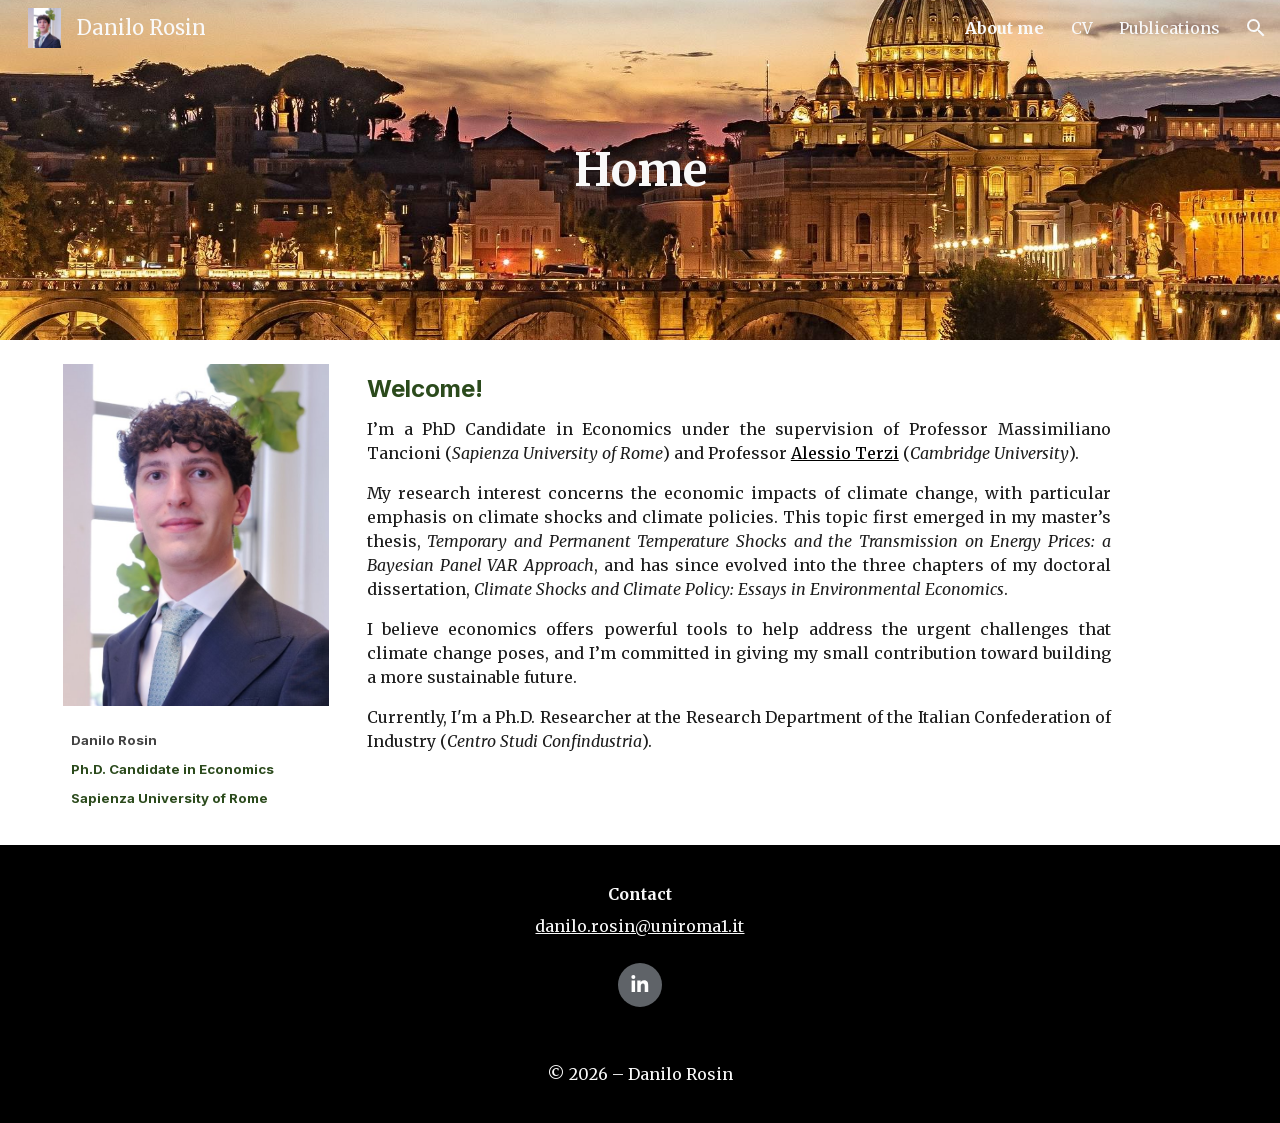
<file: index.html>
<!doctype html>
<html lang="en">
<head>
  <meta charset="utf-8">
  <meta name="viewport" content="width=device-width, initial-scale=1">
  <meta name="google-site-verification" content="QguxLpLRwYwWSME24dd6Rixbc5542R2RY1hHJKzCcx8">
  <title>Danilo Rosin</title>
  <meta name="description" content="I’m a PhD Candidate in Economics and my research interest concerns the economic impacts of climate change, with particular emphasis on climate shocks and climate policies.">
  <link rel="canonical" href="https://danilorosin.github.io/">
  <meta property="og:type" content="profile">
  <meta property="og:site_name" content="Danilo Rosin">
  <meta property="og:title" content="Danilo Rosin">
  <meta property="og:description" content="I’m a PhD Candidate in Economics and my research interest concerns the economic impacts of climate change, with particular emphasis on climate shocks and climate policies.">
  <meta property="og:url" content="https://danilorosin.github.io/">
  <meta property="og:image" content="https://danilorosin.github.io/images/profile.jpg">
  <meta property="og:image:width" content="600">
  <meta property="og:image:height" content="771">
  <meta property="og:image:alt" content="Danilo Rosin">
  <meta name="twitter:card" content="summary">
  <meta name="author" content="Danilo Rosin">
  <meta name="robots" content="index, follow, max-image-preview:large">
  <script type="application/ld+json">
  {
    "@context": "https://schema.org",
    "@graph": [
      {
        "@type": "WebSite",
        "@id": "https://danilorosin.github.io/#website",
        "url": "https://danilorosin.github.io/",
        "name": "Danilo Rosin",
        "alternateName": "danilorosin.github.io",
        "inLanguage": "en"
      },
      {
        "@type": "ProfilePage",
        "@id": "https://danilorosin.github.io/#profilepage",
        "url": "https://danilorosin.github.io/",
        "name": "Danilo Rosin",
        "isPartOf": { "@id": "https://danilorosin.github.io/#website" },
        "mainEntity": { "@id": "https://danilorosin.github.io/#person" },
        "primaryImageOfPage": { "@id": "https://danilorosin.github.io/#photo" }
      },
      {
        "@type": "ImageObject",
        "@id": "https://danilorosin.github.io/#photo",
        "url": "https://danilorosin.github.io/images/profile.jpg",
        "contentUrl": "https://danilorosin.github.io/images/profile.jpg",
        "width": 600,
        "height": 771,
        "caption": "Danilo Rosin"
      },
      {
        "@type": "Person",
        "@id": "https://danilorosin.github.io/#person",
        "name": "Danilo Rosin",
        "givenName": "Danilo",
        "familyName": "Rosin",
        "url": "https://danilorosin.github.io/",
        "image": { "@id": "https://danilorosin.github.io/#photo" },
        "email": "mailto:danilo.rosin@uniroma1.it",
        "jobTitle": "Ph.D. Candidate in Economics",
        "description": "Ph.D. Candidate in Economics at Sapienza University of Rome, working on the economic impacts of climate change, climate shocks and climate policy.",
        "affiliation": [
          { "@type": "CollegeOrUniversity", "name": "Sapienza University of Rome" },
          { "@type": "Organization", "name": "Centro Studi Confindustria" },
          { "@type": "Organization", "name": "Bennett School of Public Policy, University of Cambridge" }
        ],
        "alumniOf": [
          { "@type": "CollegeOrUniversity", "name": "Sapienza University of Rome" },
          { "@type": "CollegeOrUniversity", "name": "University of Milan" }
        ],
        "knowsAbout": ["Environmental economics", "Climate change economics", "Climate shocks", "Climate policy", "EU ETS"],
        "sameAs": [
          "https://www.linkedin.com/in/danilo-rosin/",
          "https://phd.uniroma1.it/web/DANILO-ROSIN_nP2011705_EN.aspx",
          "https://phd.uniroma1.it/web/DANILO-ROSIN_nP2011705_IT.aspx",
          "https://danilorosin.github.io/CV/"
        ]
      }
    ]
  }
  </script>
  <link rel="icon" href="images/avatar.jpg">
  <link rel="preload" href="fonts/merriweather.woff2" as="font" type="font/woff2" crossorigin>
  <link rel="stylesheet" href="style.css">
</head>
<body>

  <!-- ===== Header (same on every page) ===== -->
  <header class="site-header">
    <button class="menu-toggle" aria-label="Menu" aria-expanded="false"><svg viewBox="0 0 24 24" aria-hidden="true"><path d="M3 18h18v-2H3v2zm0-5h18v-2H3v2zm0-7v2h18V6H3z"/></svg></button>
    <a class="brand" href="./"><img src="images/avatar.jpg" alt=""><span>Danilo Rosin</span></a>
    <nav class="site-nav" aria-label="Main">
      <ul><li><a href="./" aria-current="page">About me</a></li><li><a href="cv.html">CV</a></li><li><a href="publications.html">Publications</a></li></ul>
    </nav>
    <button class="icon-btn search-btn" aria-label="Search this site"><svg viewBox="0 0 24 24" aria-hidden="true"><path d="M15.5 14h-.79l-.28-.27A6.47 6.47 0 0 0 16 9.5 6.5 6.5 0 1 0 9.5 16c1.61 0 3.09-.59 4.23-1.57l.27.28v.79l5 4.99L20.49 19l-4.99-5zm-6 0C7.01 14 5 11.99 5 9.5S7.01 5 9.5 5 14 7.01 14 9.5 11.99 14 9.5 14z"/></svg></button>
  </header>
  <div class="nav-scrim"></div>
  <div class="search-bar" role="search">
    <button class="icon-btn search-close" aria-label="Close search"><svg viewBox="0 0 24 24" aria-hidden="true"><path d="M20 11H7.83l5.59-5.59L12 4l-8 8 8 8 1.41-1.41L7.83 13H20v-2z"/></svg></button>
    <input type="text" placeholder="Search this site" aria-label="Search this site">
    <button class="icon-btn search-clear" aria-label="Clear search"><svg viewBox="0 0 24 24" aria-hidden="true"><path d="M19 6.41 17.59 5 12 10.59 6.41 5 5 6.41 10.59 12 5 17.59 6.41 19 12 13.41 17.59 19 19 17.59 13.41 12z"/></svg></button>
  </div>
  <div class="search-results" aria-live="polite"></div>

  <!-- ===== Banner ===== -->
  <section class="banner banner--home">
    <div class="grid">
      <div class="col col-12"><div class="tile"><p class="banner-title">Home</p></div></div>
    </div>
  </section>

  <main>
    <section class="row">
      <div class="grid">
        <div class="col col-3 home-photo-col">
          <img class="photo" src="images/profile.jpg" alt="Danilo Rosin" width="600" height="771">
          <div class="caption">
            <h1><span class="name">Danilo Rosin</span><br><span>Ph.D. Candidate in Economics</span><br><span>Sapienza University of Rome</span></h1>
          </div>
        </div>
        <div class="col col-8">
          <div class="tile text justify">
            <h2><span>Welcome!</span></h2>
            <p>I’m a PhD Candidate in Economics under the supervision of Professor Massimiliano Tancioni (<em>Sapienza University of Rome</em>) and Professor <a class="plain" href="https://www.alessioterzi.eu/home" target="_blank" rel="noopener">Alessio Terzi</a> (<em>Cambridge University</em>).</p>
            <p>My research interest concerns the economic impacts of climate change, with particular emphasis on climate shocks and climate policies. This topic first emerged in my master’s thesis, <em>Temporary and Permanent Temperature Shocks and the Transmission on Energy Prices: a Bayesian Panel VAR Approach</em>, and has since evolved into the three chapters of my doctoral dissertation, <em>Climate Shocks and Climate Policy: Essays in Environmental Economics</em>.</p>
            <p>I believe economics offers powerful tools to help address the urgent challenges that climate change poses, and I’m committed in giving my small contribution toward building a more sustainable future.</p>
            <p>Currently, I'm a Ph.D. Researcher at the Research Department of the Italian Confederation of Industry (<em>Centro Studi Confindustria</em>).</p>
          </div>
        </div>
      </div>
    </section>
  </main>

  <!-- ===== Footer (same on every page) ===== -->
  <footer class="site-footer">
    <div class="grid">
      <div class="col col-4 offset-4">
        <div class="foot-contact">
          <p class="label">Contact</p>
          <p class="email"><a href="mailto:danilo.rosin@uniroma1.it">danilo.rosin@uniroma1.it</a></p>
        </div>
        <div class="foot-social">
          <a class="social" href="https://www.linkedin.com/in/danilo-rosin/" target="_blank" rel="noopener" aria-label="LinkedIn"><span><svg viewBox="0 0 44 44" aria-hidden="true"><path fill="#fff" d="M13.6 17.6h3.5v11.3h-3.5zm1.75-5.6a2 2 0 1 1 0 4.05 2 2 0 0 1 0-4.05zM19.3 17.6h3.35v1.55h.05c.47-.88 1.61-1.83 3.32-1.83 3.55 0 4.2 2.34 4.2 5.37v6.21h-3.5v-5.5c0-1.31-.02-3-1.83-3-1.83 0-2.11 1.43-2.11 2.91v5.59h-3.48z"/></svg></span></a>
        </div>
        <div class="foot-copy">
          <p>© 2026 – Danilo Rosin</p>
        </div>
      </div>
    </div>
  </footer>

  <script src="script.js"></script>
</body>
</html>
</file>
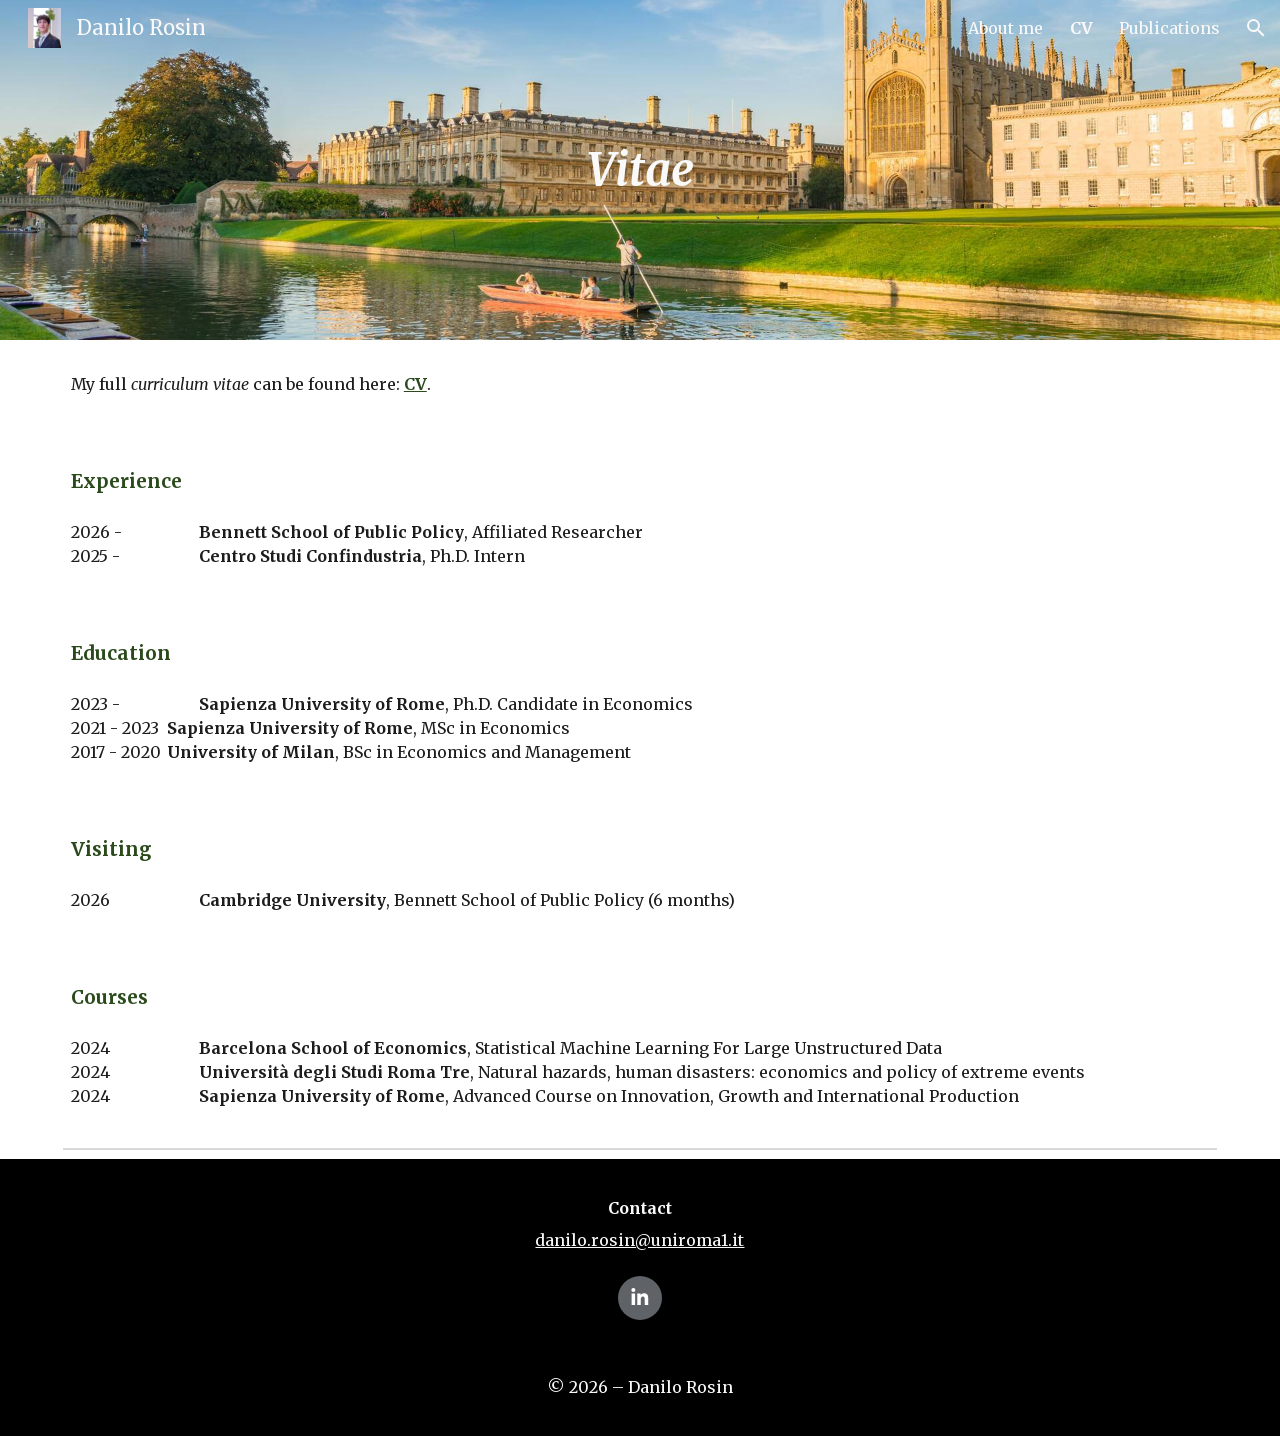
<file: cv.html>
<!doctype html>
<html lang="en">
<head>
  <meta charset="utf-8">
  <meta name="viewport" content="width=device-width, initial-scale=1">
  <meta name="google-site-verification" content="QguxLpLRwYwWSME24dd6Rixbc5542R2RY1hHJKzCcx8">
  <title>Danilo Rosin - CV</title>
  <meta name="description" content="Curriculum vitae of Danilo Rosin">
  <link rel="canonical" href="https://danilorosin.github.io/cv.html">
  <meta property="og:type" content="website">
  <meta property="og:site_name" content="Danilo Rosin">
  <meta property="og:title" content="Danilo Rosin - CV">
  <meta property="og:description" content="Curriculum vitae of Danilo Rosin">
  <meta property="og:url" content="https://danilorosin.github.io/cv.html">
  <meta property="og:image" content="https://danilorosin.github.io/images/profile.jpg">
  <meta property="og:image:width" content="600">
  <meta property="og:image:height" content="771">
  <meta property="og:image:alt" content="Danilo Rosin">
  <meta name="twitter:card" content="summary">
  <meta name="author" content="Danilo Rosin">
  <meta name="robots" content="index, follow, max-image-preview:large">
  <link rel="icon" href="images/avatar.jpg">
  <link rel="preload" href="fonts/merriweather.woff2" as="font" type="font/woff2" crossorigin>
  <link rel="stylesheet" href="style.css">
</head>
<body>

  <!-- ===== Header (same on every page) ===== -->
  <header class="site-header">
    <button class="menu-toggle" aria-label="Menu" aria-expanded="false"><svg viewBox="0 0 24 24" aria-hidden="true"><path d="M3 18h18v-2H3v2zm0-5h18v-2H3v2zm0-7v2h18V6H3z"/></svg></button>
    <a class="brand" href="./"><img src="images/avatar.jpg" alt=""><span>Danilo Rosin</span></a>
    <nav class="site-nav" aria-label="Main">
      <ul><li><a href="./">About me</a></li><li><a href="cv.html" aria-current="page">CV</a></li><li><a href="publications.html">Publications</a></li></ul>
    </nav>
    <button class="icon-btn search-btn" aria-label="Search this site"><svg viewBox="0 0 24 24" aria-hidden="true"><path d="M15.5 14h-.79l-.28-.27A6.47 6.47 0 0 0 16 9.5 6.5 6.5 0 1 0 9.5 16c1.61 0 3.09-.59 4.23-1.57l.27.28v.79l5 4.99L20.49 19l-4.99-5zm-6 0C7.01 14 5 11.99 5 9.5S7.01 5 9.5 5 14 7.01 14 9.5 11.99 14 9.5 14z"/></svg></button>
  </header>
  <div class="nav-scrim"></div>
  <div class="search-bar" role="search">
    <button class="icon-btn search-close" aria-label="Close search"><svg viewBox="0 0 24 24" aria-hidden="true"><path d="M20 11H7.83l5.59-5.59L12 4l-8 8 8 8 1.41-1.41L7.83 13H20v-2z"/></svg></button>
    <input type="text" placeholder="Search this site" aria-label="Search this site">
    <button class="icon-btn search-clear" aria-label="Clear search"><svg viewBox="0 0 24 24" aria-hidden="true"><path d="M19 6.41 17.59 5 12 10.59 6.41 5 5 6.41 10.59 12 5 17.59 6.41 19 12 13.41 17.59 19 19 17.59 13.41 12z"/></svg></button>
  </div>
  <div class="search-results" aria-live="polite"></div>

  <!-- ===== Banner ===== -->
  <section class="banner banner--cv">
    <div class="grid">
      <div class="col col-12"><div class="tile"><h1><em>Vitae</em></h1></div></div>
    </div>
  </section>

  <main>
    <section class="row">
      <div class="grid">
        <div class="col col-12">
          <div class="tile text">
            <p>My full <em>curriculum vitae</em> can be found here: <a class="cv-link" href="https://danilorosin.github.io/CV/">CV</a>. </p>

            <h1><span>Experience</span></h1>
            <!-- One line per entry: date, tab(s), institution in bold, then the role. Lines are separated by <br>. -->
            <p>2026 -<span class="tab">	</span><span class="tab">	</span><span class="tab">	</span><strong>Bennett School of Public Policy</strong>, Affiliated Researcher<br>
2025 -<span class="tab">	</span><span class="tab">	</span><span class="tab">	</span><strong>Centro Studi Confindustria</strong>, Ph.D. Intern</p>

            <h1><span>Education</span></h1>
            <p>2023 - <span class="tab">	</span><span class="tab">	</span><span class="tab">	</span><strong>Sapienza University of Rome</strong>, Ph.D. Candidate in Economics<br>
2021 - 2023<span class="tab">	</span><strong>Sapienza University of Rome</strong>, MSc in Economics<br>
2017 - 2020<span class="tab">	</span><strong>University of Milan</strong>, BSc in Economics and Management</p>

            <h1><span>Visiting</span></h1>
            <p>2026<span class="tab">	</span><span class="tab">	</span><span class="tab">	</span><strong>Cambridge University</strong>, Bennett School of Public Policy (6 months)</p>

            <h1><span>Courses</span></h1>
            <p>2024<span class="tab">	</span><span class="tab">	</span><span class="tab">	</span><strong>Barcelona School of Economics</strong>, Statistical Machine Learning For Large Unstructured Data<br>
2024<span class="tab">	</span><span class="tab">	</span><span class="tab">	</span><strong>Università degli Studi Roma Tre</strong>, Natural hazards, human disasters: economics and policy of extreme events<br>
2024<span class="tab">	</span><span class="tab">	</span><span class="tab">	</span><strong>Sapienza University of Rome</strong>, Advanced Course on Innovation, Growth and International Production</p>
          </div>
        </div>
      </div>
    </section>
    <div class="divider-row">
      <div class="grid"><div class="col col-12"><div class="divider"></div></div></div>
    </div>
  </main>

  <!-- ===== Footer (same on every page) ===== -->
  <footer class="site-footer">
    <div class="grid">
      <div class="col col-4 offset-4">
        <div class="foot-contact">
          <p class="label">Contact</p>
          <p class="email"><a href="mailto:danilo.rosin@uniroma1.it">danilo.rosin@uniroma1.it</a></p>
        </div>
        <div class="foot-social">
          <a class="social" href="https://www.linkedin.com/in/danilo-rosin/" target="_blank" rel="noopener" aria-label="LinkedIn"><span><svg viewBox="0 0 44 44" aria-hidden="true"><path fill="#fff" d="M13.6 17.6h3.5v11.3h-3.5zm1.75-5.6a2 2 0 1 1 0 4.05 2 2 0 0 1 0-4.05zM19.3 17.6h3.35v1.55h.05c.47-.88 1.61-1.83 3.32-1.83 3.55 0 4.2 2.34 4.2 5.37v6.21h-3.5v-5.5c0-1.31-.02-3-1.83-3-1.83 0-2.11 1.43-2.11 2.91v5.59h-3.48z"/></svg></span></a>
        </div>
        <div class="foot-copy">
          <p>© 2026 – Danilo Rosin</p>
        </div>
      </div>
    </div>
  </footer>

  <script src="script.js"></script>
</body>
</html>
</file>
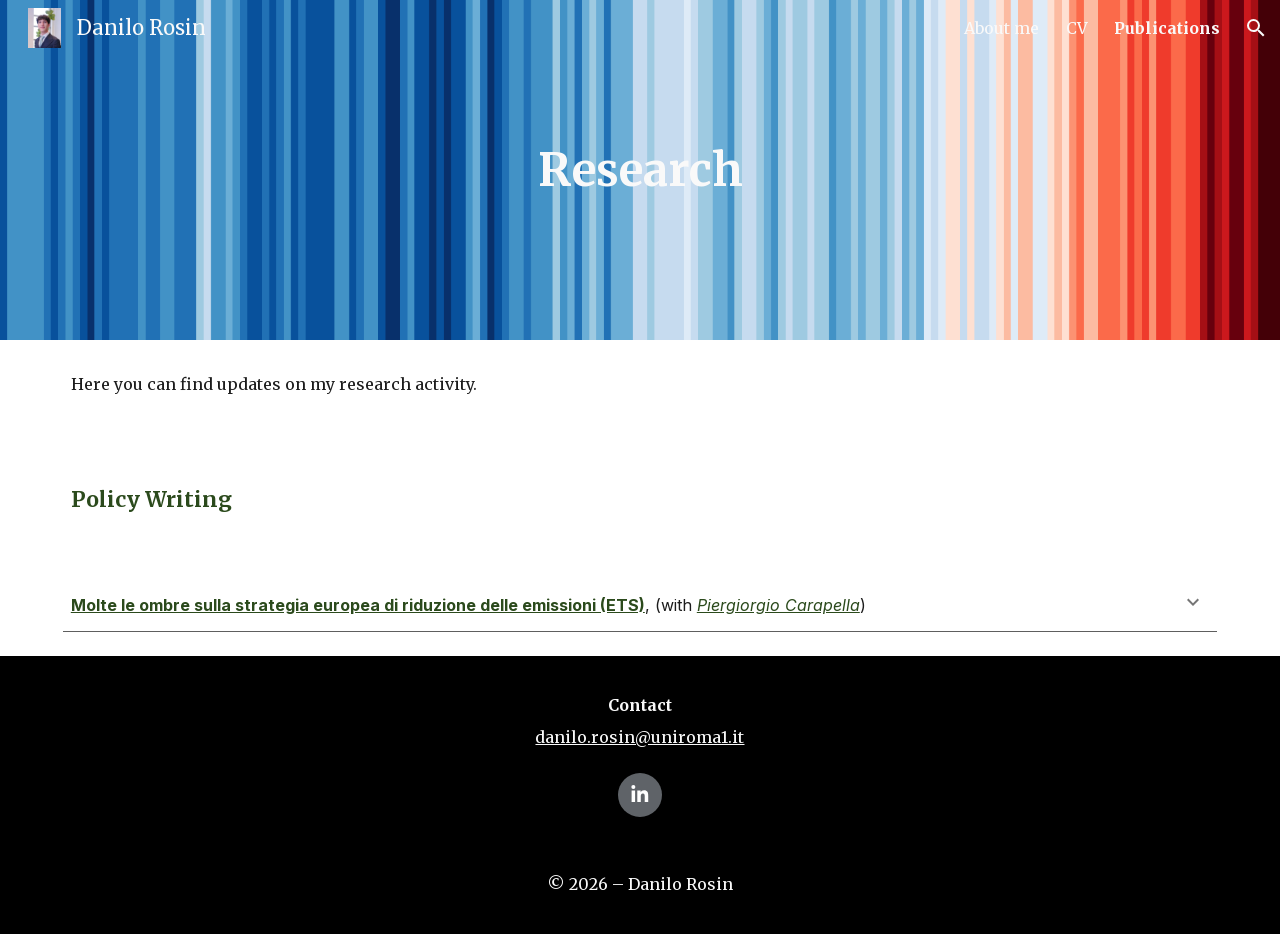
<file: publications.html>
<!doctype html>
<html lang="en">
<head>
  <meta charset="utf-8">
  <meta name="viewport" content="width=device-width, initial-scale=1">
  <meta name="google-site-verification" content="QguxLpLRwYwWSME24dd6Rixbc5542R2RY1hHJKzCcx8">
  <title>Danilo Rosin - Publications</title>
  <meta name="description" content="Research and publications by Danilo Rosin">
  <link rel="canonical" href="https://danilorosin.github.io/publications.html">
  <meta property="og:type" content="website">
  <meta property="og:site_name" content="Danilo Rosin">
  <meta property="og:title" content="Danilo Rosin - Publications">
  <meta property="og:description" content="Research and publications by Danilo Rosin">
  <meta property="og:url" content="https://danilorosin.github.io/publications.html">
  <meta property="og:image" content="https://danilorosin.github.io/images/profile.jpg">
  <meta property="og:image:width" content="600">
  <meta property="og:image:height" content="771">
  <meta property="og:image:alt" content="Danilo Rosin">
  <meta name="twitter:card" content="summary">
  <meta name="author" content="Danilo Rosin">
  <meta name="robots" content="index, follow, max-image-preview:large">
  <link rel="icon" href="images/avatar.jpg">
  <link rel="preload" href="fonts/merriweather.woff2" as="font" type="font/woff2" crossorigin>
  <link rel="stylesheet" href="style.css">
</head>
<body>

  <!-- ===== Header (same on every page) ===== -->
  <header class="site-header">
    <button class="menu-toggle" aria-label="Menu" aria-expanded="false"><svg viewBox="0 0 24 24" aria-hidden="true"><path d="M3 18h18v-2H3v2zm0-5h18v-2H3v2zm0-7v2h18V6H3z"/></svg></button>
    <a class="brand" href="./"><img src="images/avatar.jpg" alt=""><span>Danilo Rosin</span></a>
    <nav class="site-nav" aria-label="Main">
      <ul><li><a href="./">About me</a></li><li><a href="cv.html">CV</a></li><li><a href="publications.html" aria-current="page">Publications</a></li></ul>
    </nav>
    <button class="icon-btn search-btn" aria-label="Search this site"><svg viewBox="0 0 24 24" aria-hidden="true"><path d="M15.5 14h-.79l-.28-.27A6.47 6.47 0 0 0 16 9.5 6.5 6.5 0 1 0 9.5 16c1.61 0 3.09-.59 4.23-1.57l.27.28v.79l5 4.99L20.49 19l-4.99-5zm-6 0C7.01 14 5 11.99 5 9.5S7.01 5 9.5 5 14 7.01 14 9.5 11.99 14 9.5 14z"/></svg></button>
  </header>
  <div class="nav-scrim"></div>
  <div class="search-bar" role="search">
    <button class="icon-btn search-close" aria-label="Close search"><svg viewBox="0 0 24 24" aria-hidden="true"><path d="M20 11H7.83l5.59-5.59L12 4l-8 8 8 8 1.41-1.41L7.83 13H20v-2z"/></svg></button>
    <input type="text" placeholder="Search this site" aria-label="Search this site">
    <button class="icon-btn search-clear" aria-label="Clear search"><svg viewBox="0 0 24 24" aria-hidden="true"><path d="M19 6.41 17.59 5 12 10.59 6.41 5 5 6.41 10.59 12 5 17.59 6.41 19 12 13.41 17.59 19 19 17.59 13.41 12z"/></svg></button>
  </div>
  <div class="search-results" aria-live="polite"></div>

  <!-- ===== Banner ===== -->
  <section class="banner banner--publications">
    <div class="grid">
      <div class="col col-12"><div class="tile"><h1>Research</h1></div></div>
    </div>
  </section>

  <main>
    <section class="row">
      <div class="grid">
        <div class="col col-12"><div class="tile text"><p>Here you can find updates on my research activity.</p></div></div>
      </div>
    </section>

    <section class="row">
      <div class="grid">
        <div class="col col-12"><div class="tile text"><h1 class="lg"><span>Policy Writing</span></h1></div></div>
      </div>
    </section>

    <!-- To add a publication: copy this whole <section class="row"> block and edit the texts and links. -->
    <section class="row">
      <div class="grid">
        <div class="col col-12">
          <div class="pub">
            <div class="pub-item">
              <div class="pub-head">
                <p><a class="pub-title" href="https://public.confindustria.it/repository/2026/10/13131212/pubblicazioni-per-far-crescere-litalia-front-Rapporto-di-previsione-CSC-Ottobre-2026.pdf" target="_blank" rel="noopener">Molte le ombre sulla strategia europea di riduzione delle emissioni (ETS)</a>, (with <a href="https://piergiorgiocarapella.wordpress.com" target="_blank" rel="noopener"><em>Piergiorgio Carapella</em></a>)</p>
                <button class="pub-toggle" aria-label="Show details" aria-expanded="false"><svg viewBox="0 0 24 24" aria-hidden="true"><path d="M16.59 8.59 12 13.17 7.41 8.59 6 10l6 6 6-6z"/></svg></button>
              </div>
            </div>
            <div class="pub-body">
              <p><span>An assessment of the EU ETS, examining its effectiveness in reducing industrial emissions and its implications for Italian firms’ competitiveness, production and profitability. Focus n. 3, in Rapporto di Previsione. <a href="https://public.confindustria.it/repository/2026/10/13131212/pubblicazioni-per-far-crescere-litalia-front-Rapporto-di-previsione-CSC-Ottobre-2026.pdf" target="_blank" rel="noopener">Click here for the full report</a>, (p. 120-127).</span></p>
            </div>
          </div>
        </div>
      </div>
    </section>
  </main>

  <!-- ===== Footer (same on every page) ===== -->
  <footer class="site-footer">
    <div class="grid">
      <div class="col col-4 offset-4">
        <div class="foot-contact">
          <p class="label">Contact</p>
          <p class="email"><a href="mailto:danilo.rosin@uniroma1.it">danilo.rosin@uniroma1.it</a></p>
        </div>
        <div class="foot-social">
          <a class="social" href="https://www.linkedin.com/in/danilo-rosin/" target="_blank" rel="noopener" aria-label="LinkedIn"><span><svg viewBox="0 0 44 44" aria-hidden="true"><path fill="#fff" d="M13.6 17.6h3.5v11.3h-3.5zm1.75-5.6a2 2 0 1 1 0 4.05 2 2 0 0 1 0-4.05zM19.3 17.6h3.35v1.55h.05c.47-.88 1.61-1.83 3.32-1.83 3.55 0 4.2 2.34 4.2 5.37v6.21h-3.5v-5.5c0-1.31-.02-3-1.83-3-1.83 0-2.11 1.43-2.11 2.91v5.59h-3.48z"/></svg></span></a>
        </div>
        <div class="foot-copy">
          <p>© 2026 – Danilo Rosin</p>
        </div>
      </div>
    </div>
  </footer>

  <script src="script.js"></script>
</body>
</html>
</file>
<file: style.css>
/* =========================================================
   Danilo Rosin — personal website
   Rebuilt on the measurements of the former Google Sites page:
   12-column grid, same spacing, fonts, line heights and banners.
   ========================================================= */

/* Fonts: the exact files Google Sites loads (Merriweather v33, Inter v20), hosted with the site */
@font-face { font-family: "Merriweather"; font-style: normal; font-weight: 300 900; font-display: swap; src: url("fonts/merriweather.woff2") format("woff2"); }
@font-face { font-family: "Merriweather"; font-style: italic; font-weight: 300 900; font-display: swap; src: url("fonts/merriweather-italic.woff2") format("woff2"); }
@font-face { font-family: "Inter"; font-style: normal; font-weight: 100 900; font-display: swap; src: url("fonts/inter.woff2") format("woff2"); }
@font-face { font-family: "Inter"; font-style: italic; font-weight: 100 900; font-display: swap; src: url("fonts/inter-italic.woff2") format("woff2"); }

:root {
  --green: #2b4a1c;
  --text: #1c1c1c;
  --muted: #434343;
  --white: #f9f9f9;
  --header-bg: #434343;
  --serif: "Merriweather", Georgia, serif;
  --sans: "Inter", Arial, sans-serif;
}

*, *::before, *::after { box-sizing: border-box; }

html, body { margin: 0; padding: 0; }

body {
  background: #fff;
  color: var(--text);
  font-family: var(--serif);
  font-size: 16px;
  line-height: 24px;
}

a { color: inherit; }

img { display: block; }

p, h1, h2 { margin: 0; }
.caption h1 { font-weight: 700; }

/* Tabs used to align dates in the CV, exactly like the original */
.tab { white-space: pre; }

/* ---------- Grid (Google Sites: 12 columns, max 1184px, 48px sides) ---------- */

.grid {
  display: flex;
  flex-wrap: wrap;
  width: min(calc(100% - 96px), 1184px);
  margin: 0 auto;
}

.col { padding: 0 1.25%; }               /* 15% of one column */
.col-12 { width: 100%; }
.col-8  { width: 66.6667%; }
.col-4  { width: 33.3333%; }
.col-3  { width: 25%; }
.offset-4 { margin-left: 33.3333%; }

.tile { padding: 8px; }

/* ---------- Header ---------- */

.site-header {
  position: fixed;
  top: 0;
  left: 0;
  right: 0;
  z-index: 100;
  height: 56px;
  display: flex;
  align-items: flex-start;
  padding-left: 16px;
  color: var(--white);
}

.site-header::before {
  content: "";
  position: absolute;
  inset: 0;
  background: var(--header-bg);
  opacity: 0;
  transition: opacity .125s;
  z-index: -1;
}

.site-header.solid::before { opacity: 1; }

.menu-toggle {
  display: none;
  width: 48px;
  height: 55px;
  padding: 0;
  border: 0;
  background: none;
  color: var(--white);
  cursor: pointer;
}

.brand {
  display: flex;
  align-items: center;
  height: 56px;
  color: var(--white);
  text-decoration: none;
  flex: none;
}

.brand img {
  width: 33.4px;
  height: 40px;
  margin: 8px 4px 8px 12px;
  object-fit: cover;
}

.brand span {
  margin-left: 11.6px;
  font-size: 20px;
  line-height: 20px;
  white-space: nowrap;
}

.site-nav { margin-left: auto; }

.site-nav ul {
  display: flex;
  gap: 26.5px;
  margin: 0 12px 0 0;
  padding: 0;
  list-style: none;
}

.site-nav a {
  display: block;
  padding-top: 16px;
  color: var(--white);
  text-decoration: none;
  font-size: 16px;
  line-height: 24px;
}

.site-nav a:hover { text-decoration: underline; }

.site-nav a[aria-current="page"] { font-weight: 700; }

.icon-btn {
  flex: none;
  width: 48px;
  height: 48px;
  margin-top: 4px;
  padding: 12px;
  border: 0;
  border-radius: 50%;
  background: none;
  color: var(--white);
  cursor: pointer;
}

.icon-btn:hover { background: rgba(255, 255, 255, .12); }

.icon-btn svg, .menu-toggle svg { display: block; width: 24px; height: 24px; margin: auto; fill: currentColor; }

/* ---------- Search ---------- */

.search-bar {
  position: fixed;
  top: 0;
  left: 0;
  right: 0;
  z-index: 200;
  height: 56px;
  display: none;
  align-items: center;
  gap: 4px;
  padding: 0 4px;
  background: #fff;
  box-shadow: 0 1px 2px rgba(60, 64, 67, .3), 0 2px 6px 2px rgba(60, 64, 67, .15);
}

.search-open .search-bar { display: flex; }

.search-bar .icon-btn { margin: 0; color: #5f6368; }
.search-bar .icon-btn:hover { background: rgba(60, 64, 67, .08); }

.search-bar input {
  flex: 1;
  min-width: 0;
  height: 40px;
  border: 0;
  outline: 0;
  font-family: "Google Sans", Roboto, Arial, sans-serif;
  font-size: 18px;
  color: #202124;
  background: transparent;
}

.search-results {
  position: fixed;
  top: 56px;
  left: 0;
  right: 0;
  bottom: 0;
  z-index: 199;
  display: none;
  overflow-y: auto;
  background: #fff;
  padding: 24px max(24px, calc((100% - 1184px) / 2)) 48px;
  font-family: Roboto, Arial, sans-serif;
}

.search-open .search-results.has-query { display: block; }

.search-results .count { color: #5f6368; font-size: 14px; margin: 0 0 16px; }

.search-results a.result {
  display: block;
  padding: 12px 0;
  text-decoration: none;
  border-bottom: 1px solid #e0e0e0;
}

.search-results .result-title { color: var(--green); font-family: var(--serif); font-size: 18px; line-height: 26px; }
.search-results .result-snippet { color: #3c4043; font-size: 14px; line-height: 20px; margin-top: 4px; }
.search-results mark { background: #fde293; color: inherit; }

/* ---------- Banner ---------- */

.banner {
  height: 340px;
  padding: 56px 0;
  display: flex;
  align-items: center;
  background-size: cover;
  background-position: 50% 50%;
}

.banner h1,
.banner .banner-title {
  color: var(--white);
  font-size: 45.3333px;
  line-height: 62.56px;
  font-weight: 700;
  text-align: center;
}

.banner--home .banner-title { line-height: 54.4px; }

.banner--home { background-image: url("images/banner-home.jpg"); }
.banner--cv { background-image: url("images/banner-cv.jpg"); }
.banner--publications { background-image: url("images/banner-publications.png"); }

/* ---------- Content rows ---------- */

.row { padding: 24px 0; }

/* Text: paragraphs and headings as Google Sites stacks them */
.text p + p,
.text h2 + p,
.text h1 + p { margin-top: 16px; }

.text h1:not(:first-child) { margin-top: 45.3333px; }

.text.justify p { text-align: justify; }

/* Home: photo and caption */
.photo { width: 100%; height: auto; }

.caption { padding: 14px 8px; }

.caption h1,
.text h2 {
  font-size: 32px;
  line-height: 28.8px;
  font-weight: 700;
}

.caption span {
  font-family: var(--sans);
  font-size: 13.3333px;
  line-height: 12px;
  font-weight: 700;
  color: var(--green);
}

.caption .name { color: var(--muted); }

.text h2 span {
  font-family: var(--sans);
  font-size: 24px;
  line-height: 21.6px;
  font-weight: 700;
  color: var(--green);
}

.text a.plain { color: #000; }

/* Section headings in CV / Publications (span inside a large H1 line) */
.text h1 {
  font-size: 45.3333px;
  line-height: 62.56px;
  font-weight: 700;
  color: var(--green);
}

.text h1 span { font-size: 18.6667px; line-height: 25.76px; }
.text h1.lg span { font-size: 21.3333px; line-height: 29.44px; }

.text .cv-link { color: var(--green); font-weight: 700; }

/* Publications: collapsible item */
.pub-item { border-bottom: 1px solid #5e5e5e; }

.pub-head {
  position: relative;
  padding: 14px 48px 14px 8px;
  font-family: var(--sans);
  cursor: pointer;
}

.pub-head a { color: var(--green); }

.pub-title { font-weight: 700; }

.pub-toggle {
  position: absolute;
  top: 11px;
  right: 12px;
  width: 24px;
  height: 24px;
  padding: 0;
  border: 0;
  background: none;
  color: rgba(0, 0, 0, .54);
  cursor: pointer;
}

.pub-toggle svg { display: block; width: 24px; height: 24px; fill: currentColor; transition: transform .2s; }

.pub.open .pub-toggle svg { transform: rotate(180deg); }

.pub-body {
  display: none;
  padding: 14px 8px;
}

.pub.open .pub-body { display: block; }

.pub-body p span { font-family: var(--sans); font-size: 13.3333px; }

.pub-body a { color: var(--green); }

/* Divider above the footer on the CV page */
.divider-row { height: 19px; }
.divider { height: 2px; margin-top: 8px; background: rgba(0, 0, 0, .15); }

/* ---------- Footer ---------- */

.site-footer {
  background: #000;
  color: var(--white);
  text-align: center;
  padding: 24px 0;
}

.site-footer a { color: var(--white); }

.foot-contact { padding: 14px 8px; line-height: 22.08px; }
.foot-contact .label { font-weight: 700; }
.foot-contact .email { margin-top: 10.66px; }

.foot-social { height: 66px; padding-top: 9px; }

.social {
  display: block;
  width: 48px;
  height: 48px;
  margin: 0 auto;
  padding: 2px;
  border-radius: 50%;
}

.social span {
  display: block;
  width: 44px;
  height: 44px;
  border-radius: 50%;
  background: #5f6368;
}

.social:hover span { background: #80868b; }

.social svg { display: block; width: 44px; height: 44px; }

.foot-copy { padding: 44px 8px 13.16px; }

/* ---------- Mobile (Google Sites switches at 767px) ---------- */

@media (max-width: 767px) {
  .grid { width: calc(100% - 10px); }

  .col, .col-3, .col-4, .col-8, .col-12 {
    width: 100%;
    margin-left: 0;
    padding: 24px 3.75%;
  }

  .banner .col { padding-top: 0; padding-bottom: 0; }

  .row { padding: 0; }

  .home-photo-col { width: 50%; margin: 0 auto; }

  .banner h1, .banner .banner-title { font-size: 40px; line-height: 48px; }
  .banner--home .banner-title { line-height: 48px; }

  .site-header { padding-left: 0; }
  .menu-toggle { display: block; }
  .brand { margin-left: -12px; }
  .brand span { font-size: 18.6667px; }

  .site-nav {
    position: fixed;
    top: 0;
    left: 0;
    bottom: 0;
    z-index: 300;
    width: 280px;
    max-width: 85%;
    margin: 0;
    padding-top: 8px;
    background: #fff;
    box-shadow: 0 8px 10px 1px rgba(0,0,0,.14), 0 3px 14px 2px rgba(0,0,0,.12);
    transform: translateX(-105%);
    transition: transform .2s ease;
  }

  .nav-open .site-nav { transform: none; }

  .site-nav ul { flex-direction: column; gap: 0; margin: 0; }

  .site-nav a {
    padding: 12px 24px;
    color: #202124;
    font-size: 16px;
  }

  .site-nav a[aria-current="page"] { color: var(--green); background: rgba(43, 74, 28, .08); }

  .nav-scrim {
    position: fixed;
    inset: 0;
    z-index: 99;
    background: rgba(0, 0, 0, .4);
    display: none;
  }

  .nav-open .nav-scrim { display: block; }

  .icon-btn.search-btn { margin-left: auto; }

  .caption h1, .text h2 { font-size: 26.6667px; line-height: 24px; }

  .site-footer { padding: 0; }
  .site-footer .col { padding-top: 24px; padding-bottom: 24px; }
}

@media (max-width: 479px) {
  .home-photo-col { width: 75%; }
  .banner { height: 250px; }
  .banner h1, .banner .banner-title { font-size: 33.3333px; line-height: 40px; }
  .banner--home .banner-title { line-height: 40px; }
  .brand span { display: none; }
}
</file>
